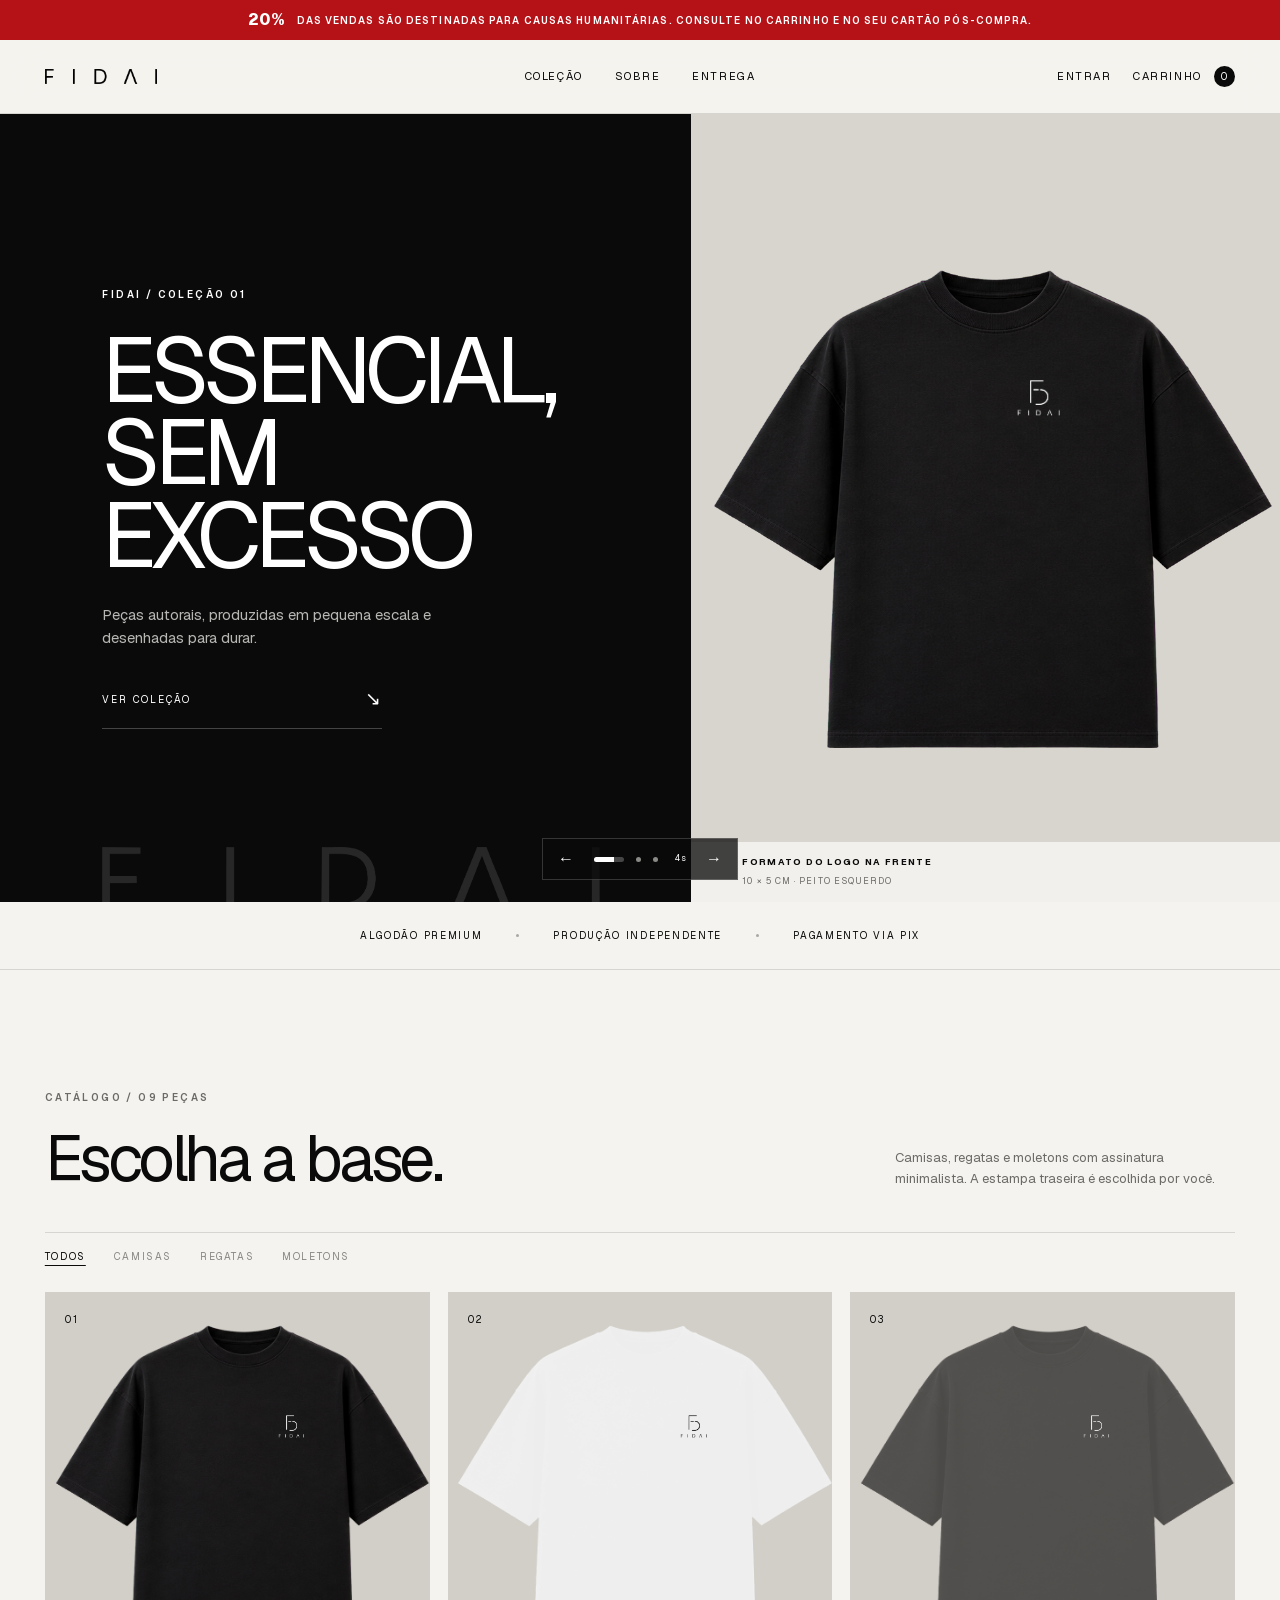
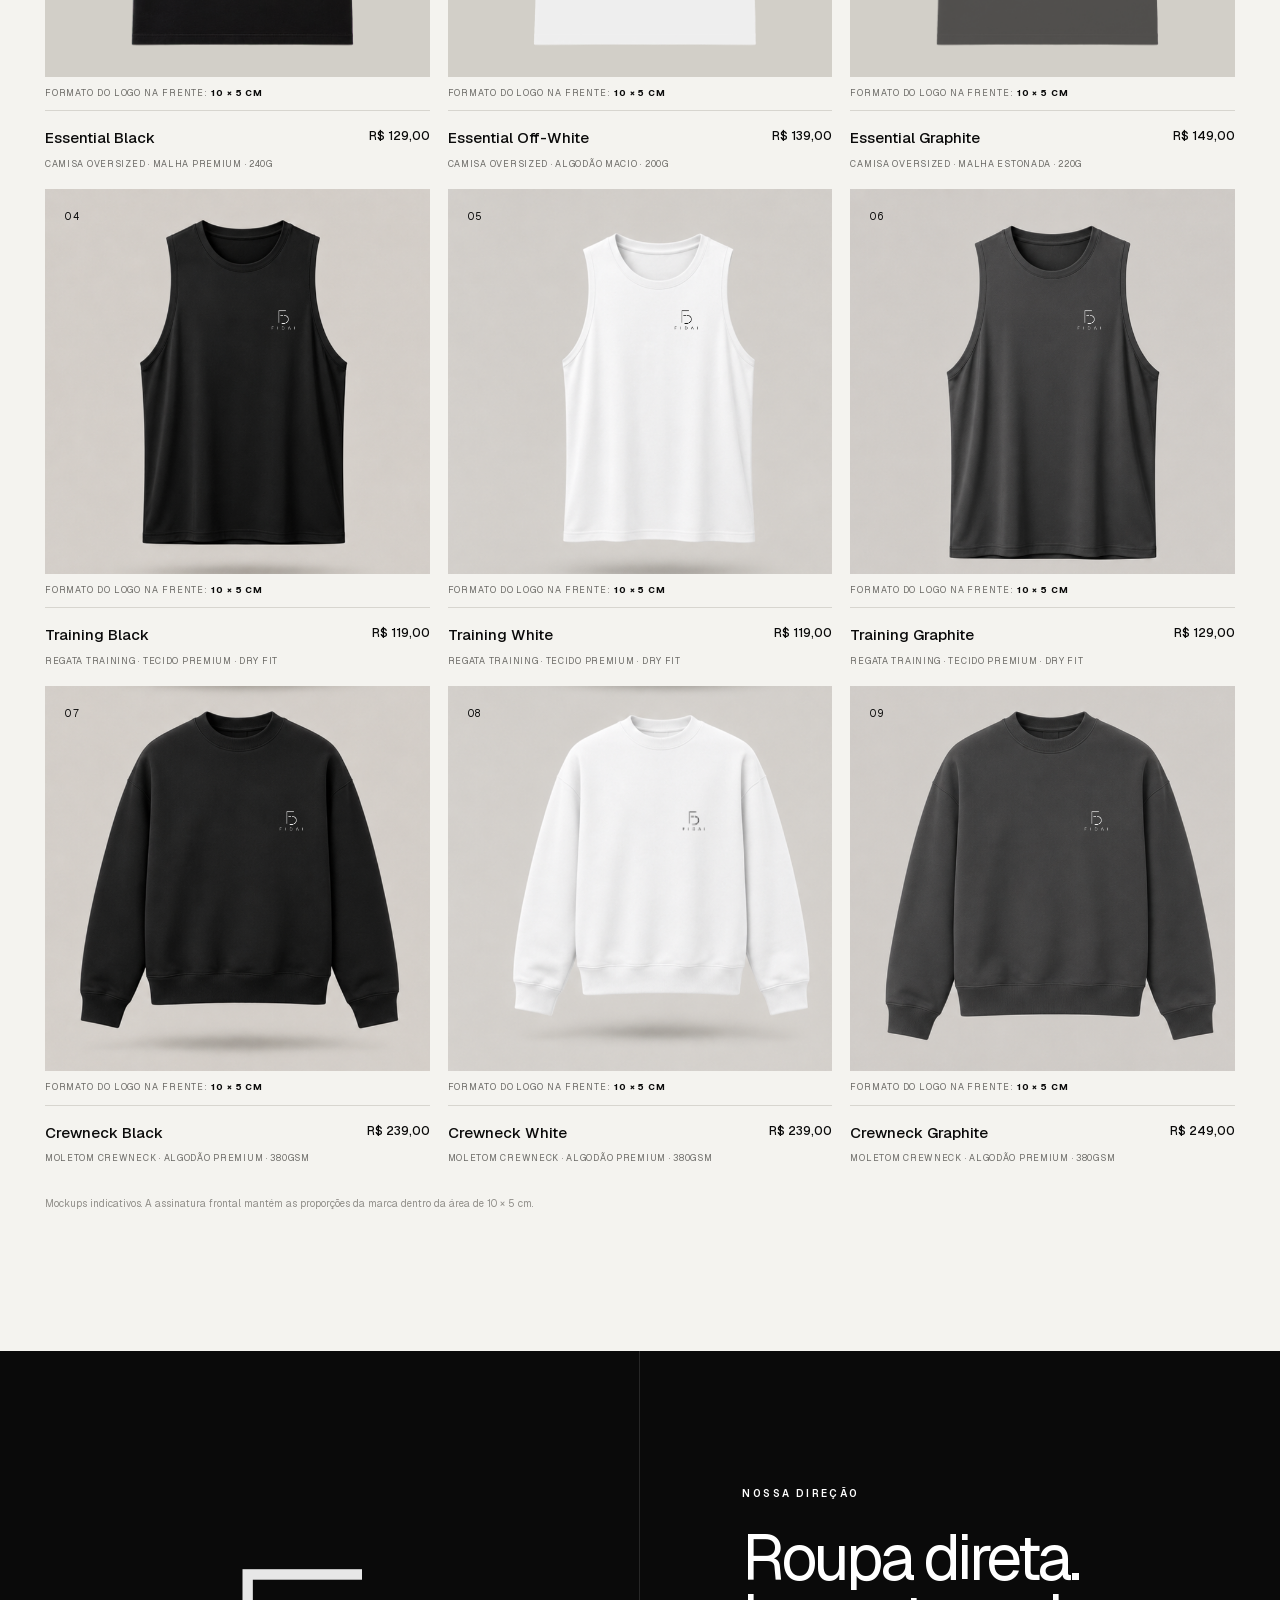
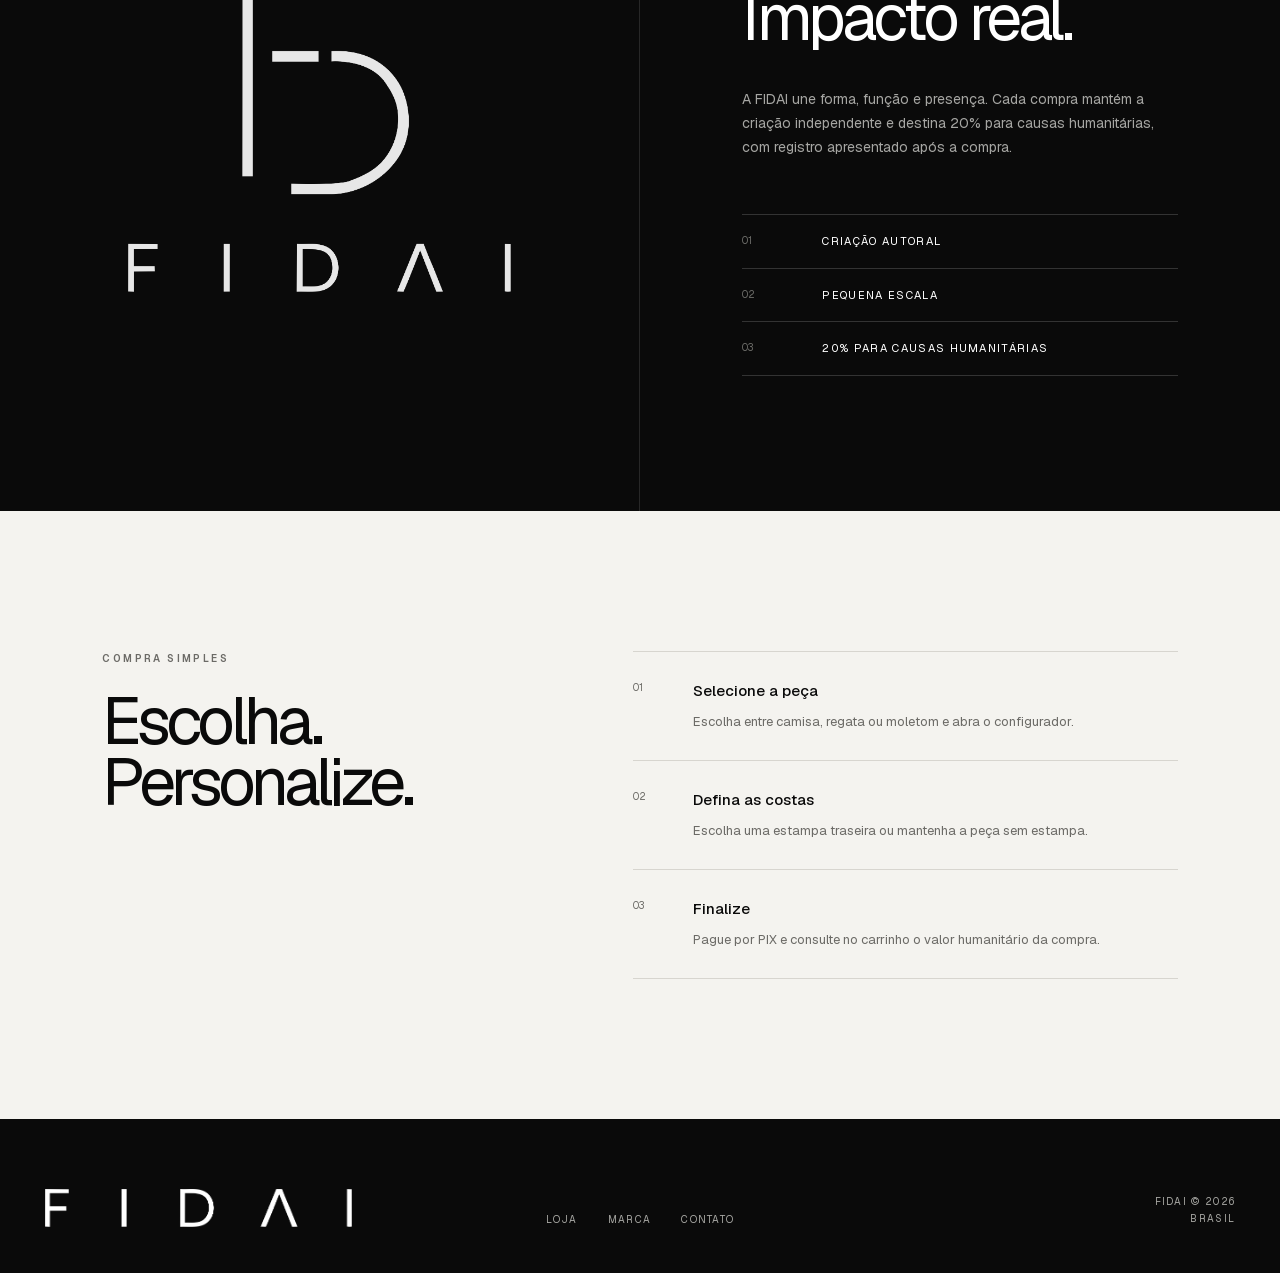
<file: index.html>
<!DOCTYPE html><html lang="pt-BR"><head><meta charSet="utf-8"/><meta name="viewport" content="width=device-width, initial-scale=1"/><link rel="preload" as="image" href="./brand/fidai-wordmark-black.png"/><link rel="preload" as="image" href="./brand/fidai-wordmark-white.png"/><link rel="preload" as="image" href="./products/shirt-black.png"/><link rel="preload" as="image" href="./brand/fidai-shirt-logo-white.png"/><link rel="preload" as="image" href="./campaigns/hero-excess-gray-shirt-back.png"/><link rel="preload" as="image" href="./campaigns/protest-model.png"/><link rel="preload" as="image" href="./products/shirt-white.png"/><link rel="preload" as="image" href="./brand/fidai-shirt-logo-black.png"/><link rel="preload" as="image" href="./products/shirt-graphite.png"/><link rel="preload" as="image" href="./brand/fidai-logo-white.png"/><link rel="stylesheet" href="./assets/index-DhxMgeo2.css" data-rsc-css-href="./assets/index-DhxMgeo2.css" data-precedence="vite-rsc/importer-resources"/><link rel="modulepreload" href="./assets/layout-segment-context-DIqtUhEV.js" crossorigin=""/><link rel="modulepreload" href="./assets/rolldown-runtime-S-ySWqyJ.js" crossorigin=""/><link rel="modulepreload" href="./assets/index-BgbSzuRm.js" crossorigin=""/><link rel="modulepreload" href="./assets/framework-CXnKph_e.js" crossorigin=""/><link rel="modulepreload" href="./assets/page-B92xcpVJ.js" crossorigin=""/><title>FIDAI — Essential Collection</title><meta name="description" content="Camisas autorais FIDAI. Design essencial, produção independente e pagamento via PIX."/><link rel="shortcut icon" href="./favicon.svg"/><link rel="icon" href="./favicon.svg"/><meta name="codex-preview" content="development"/><script>self.__VINEXT_RSC_PARAMS__={}</script><script>self.__VINEXT_RSC_NAV__={"pathname":"/","searchParams":[]}</script><link rel="modulepreload" href="./assets/index-BgbSzuRm.js" />
<link rel="preload" href="./assets/_vinext_fonts/geist-8ac0455e797f/geist-ff2310f5.woff2" as="font" type="font/woff2" crossorigin />
<link rel="preload" href="./assets/_vinext_fonts/geist-8ac0455e797f/geist-875ccdd4.woff2" as="font" type="font/woff2" crossorigin />
<link rel="preload" href="./assets/_vinext_fonts/geist-8ac0455e797f/geist-52306abf.woff2" as="font" type="font/woff2" crossorigin />
<link rel="preload" href="./assets/_vinext_fonts/geist-8ac0455e797f/geist-001175b1.woff2" as="font" type="font/woff2" crossorigin />
<link rel="preload" href="./assets/_vinext_fonts/geist-8ac0455e797f/geist-98bbbccb.woff2" as="font" type="font/woff2" crossorigin />
<link rel="preload" href="./assets/_vinext_fonts/geist-mono-00e989178794/geist-mono-f6b33328.woff2" as="font" type="font/woff2" crossorigin />
<link rel="preload" href="./assets/_vinext_fonts/geist-mono-00e989178794/geist-mono-44e03052.woff2" as="font" type="font/woff2" crossorigin />
<link rel="preload" href="./assets/_vinext_fonts/geist-mono-00e989178794/geist-mono-0638449e.woff2" as="font" type="font/woff2" crossorigin />
<link rel="preload" href="./assets/_vinext_fonts/geist-mono-00e989178794/geist-mono-971fb274.woff2" as="font" type="font/woff2" crossorigin />
<link rel="preload" href="./assets/_vinext_fonts/geist-mono-00e989178794/geist-mono-44745446.woff2" as="font" type="font/woff2" crossorigin />
<link rel="preload" href="./assets/_vinext_fonts/geist-mono-00e989178794/geist-mono-013b2f2f.woff2" as="font" type="font/woff2" crossorigin />
<style data-vinext-fonts>/* cyrillic-ext */
@font-face {
  font-family: 'Geist';
  font-style: normal;
  font-weight: 100 900;
  font-display: swap;
  src: url(./assets/_vinext_fonts/geist-8ac0455e797f/geist-ff2310f5.woff2) format('woff2');
  unicode-range: U+0460-052F, U+1C80-1C8A, U+20B4, U+2DE0-2DFF, U+A640-A69F, U+FE2E-FE2F;
}
/* cyrillic */
@font-face {
  font-family: 'Geist';
  font-style: normal;
  font-weight: 100 900;
  font-display: swap;
  src: url(./assets/_vinext_fonts/geist-8ac0455e797f/geist-875ccdd4.woff2) format('woff2');
  unicode-range: U+0301, U+0400-045F, U+0490-0491, U+04B0-04B1, U+2116;
}
/* vietnamese */
@font-face {
  font-family: 'Geist';
  font-style: normal;
  font-weight: 100 900;
  font-display: swap;
  src: url(./assets/_vinext_fonts/geist-8ac0455e797f/geist-52306abf.woff2) format('woff2');
  unicode-range: U+0102-0103, U+0110-0111, U+0128-0129, U+0168-0169, U+01A0-01A1, U+01AF-01B0, U+0300-0301, U+0303-0304, U+0308-0309, U+0323, U+0329, U+1EA0-1EF9, U+20AB;
}
/* latin-ext */
@font-face {
  font-family: 'Geist';
  font-style: normal;
  font-weight: 100 900;
  font-display: swap;
  src: url(./assets/_vinext_fonts/geist-8ac0455e797f/geist-001175b1.woff2) format('woff2');
  unicode-range: U+0100-02BA, U+02BD-02C5, U+02C7-02CC, U+02CE-02D7, U+02DD-02FF, U+0304, U+0308, U+0329, U+1D00-1DBF, U+1E00-1E9F, U+1EF2-1EFF, U+2020, U+20A0-20AB, U+20AD-20C0, U+2113, U+2C60-2C7F, U+A720-A7FF;
}
/* latin */
@font-face {
  font-family: 'Geist';
  font-style: normal;
  font-weight: 100 900;
  font-display: swap;
  src: url(./assets/_vinext_fonts/geist-8ac0455e797f/geist-98bbbccb.woff2) format('woff2');
  unicode-range: U+0000-00FF, U+0131, U+0152-0153, U+02BB-02BC, U+02C6, U+02DA, U+02DC, U+0304, U+0308, U+0329, U+2000-206F, U+20AC, U+2122, U+2191, U+2193, U+2212, U+2215, U+FEFF, U+FFFD;
}

.__font_geist_0tvmz3h { font-family: 'Geist', sans-serif; }

.__variable_geist_0tvmz3h { --font-geist-sans: 'Geist', sans-serif; }

/* cyrillic-ext */
@font-face {
  font-family: 'Geist Mono';
  font-style: normal;
  font-weight: 100 900;
  font-display: swap;
  src: url(./assets/_vinext_fonts/geist-mono-00e989178794/geist-mono-f6b33328.woff2) format('woff2');
  unicode-range: U+0460-052F, U+1C80-1C8A, U+20B4, U+2DE0-2DFF, U+A640-A69F, U+FE2E-FE2F;
}
/* cyrillic */
@font-face {
  font-family: 'Geist Mono';
  font-style: normal;
  font-weight: 100 900;
  font-display: swap;
  src: url(./assets/_vinext_fonts/geist-mono-00e989178794/geist-mono-44e03052.woff2) format('woff2');
  unicode-range: U+0301, U+0400-045F, U+0490-0491, U+04B0-04B1, U+2116;
}
/* symbols2 */
@font-face {
  font-family: 'Geist Mono';
  font-style: normal;
  font-weight: 100 900;
  font-display: swap;
  src: url(./assets/_vinext_fonts/geist-mono-00e989178794/geist-mono-0638449e.woff2) format('woff2');
  unicode-range: U+2000-2001, U+2004-2008, U+200A, U+23B8-23BD, U+2500-259F;
}
/* vietnamese */
@font-face {
  font-family: 'Geist Mono';
  font-style: normal;
  font-weight: 100 900;
  font-display: swap;
  src: url(./assets/_vinext_fonts/geist-mono-00e989178794/geist-mono-971fb274.woff2) format('woff2');
  unicode-range: U+0102-0103, U+0110-0111, U+0128-0129, U+0168-0169, U+01A0-01A1, U+01AF-01B0, U+0300-0301, U+0303-0304, U+0308-0309, U+0323, U+0329, U+1EA0-1EF9, U+20AB;
}
/* latin-ext */
@font-face {
  font-family: 'Geist Mono';
  font-style: normal;
  font-weight: 100 900;
  font-display: swap;
  src: url(./assets/_vinext_fonts/geist-mono-00e989178794/geist-mono-44745446.woff2) format('woff2');
  unicode-range: U+0100-02BA, U+02BD-02C5, U+02C7-02CC, U+02CE-02D7, U+02DD-02FF, U+0304, U+0308, U+0329, U+1D00-1DBF, U+1E00-1E9F, U+1EF2-1EFF, U+2020, U+20A0-20AB, U+20AD-20C0, U+2113, U+2C60-2C7F, U+A720-A7FF;
}
/* latin */
@font-face {
  font-family: 'Geist Mono';
  font-style: normal;
  font-weight: 100 900;
  font-display: swap;
  src: url(./assets/_vinext_fonts/geist-mono-00e989178794/geist-mono-013b2f2f.woff2) format('woff2');
  unicode-range: U+0000-00FF, U+0131, U+0152-0153, U+02BB-02BC, U+02C6, U+02DA, U+02DC, U+0304, U+0308, U+0329, U+2000-206F, U+20AC, U+2122, U+2191, U+2193, U+2212, U+2215, U+FEFF, U+FFFD;
}

.__font_geist_mono_1diim1n { font-family: 'Geist Mono', sans-serif; }

.__variable_geist_mono_1diim1n { --font-geist-mono: 'Geist Mono', sans-serif; }
</style>
</head><body class="__variable_geist_0tvmz3h __variable_geist_mono_1diim1n antialiased"><main><div class="impact-banner"><span>20%</span><p>das vendas são destinadas para causas humanitárias. Consulte no carrinho e no seu cartão pós-compra.</p></div><header class="site-header"><a class="brand-link" href="#inicio" aria-label="FIDAI — início"><img src="./brand/fidai-wordmark-black.png" alt="FIDAI"/></a><nav aria-label="Navegação principal"><a href="#colecao">Coleção</a><a href="#manifesto">Sobre</a><a href="#entrega">Entrega</a></nav><div class="header-actions"><button class="account-trigger " type="button">Entrar</button><button class="cart-trigger" type="button" aria-label="Abrir carrinho com 0 itens">Carrinho <span>0</span></button></div></header><section class="hero-slider" id="inicio" aria-roledescription="carrossel" aria-label="Destaques FIDAI"><div class="hero-track" style="transform:translateX(-0%)"><article class="hero hero-slide" aria-hidden="false"><div class="hero-copy"><p class="eyebrow">FIDAI / COLEÇÃO 01</p><h1>Essencial,<br/>sem excesso</h1><p class="hero-text">Peças autorais, produzidas em pequena escala e desenhadas para durar.</p><a class="primary-link" href="#colecao" tabindex="0">Ver coleção <span>↘</span></a><img class="hero-wordmark" src="./brand/fidai-wordmark-white.png" alt="" aria-hidden="true"/></div><div class="hero-product" aria-label="Camisa preta FIDAI Essential"><img class="hero-shirt" src="./products/shirt-black.png" alt="Camisa preta oversized FIDAI"/><div class="front-print-area hero-chest"><img class="front-signature" src="./brand/fidai-shirt-logo-white.png" alt="" aria-hidden="true"/></div><div class="hero-format"><strong>FORMATO DO LOGO NA FRENTE</strong><span>10 × 5 CM · PEITO ESQUERDO</span></div></div></article><article class="hero hero-slide protest-slide" aria-hidden="true"><div class="hero-copy protest-copy excess-copy"><p class="eyebrow">FIDAI / COLEÇÃO PROTESTO</p><h2>Ou o excesso,<br/>essencial</h2><p class="hero-text">A mesma base essencial, com presença máxima nas costas.</p><a class="primary-link" href="#colecao" tabindex="-1">Ver estampas <span>↘</span></a><img class="hero-wordmark" src="./brand/fidai-wordmark-white.png" alt="" aria-hidden="true"/></div><div class="hero-excess"><img src="./campaigns/hero-excess-gray-shirt-back.png" alt="Parte traseira de camisa cinza FIDAI com estampa da Coleção Protesto"/></div></article><article class="hero hero-slide protest-slide" aria-hidden="true"><div class="hero-copy protest-copy"><p class="eyebrow">FIDAI / COLEÇÃO PROTESTO</p><h2>O impacto minimalista ou a sua arte preferida.</h2><p class="hero-text">Uma assinatura discreta na frente. Sua arte escolhida ocupa as costas.</p><a class="primary-link" href="#colecao" tabindex="-1">Explorar coleção <span>↘</span></a><img class="hero-wordmark" src="./brand/fidai-wordmark-white.png" alt="" aria-hidden="true"/></div><div class="hero-model"><img src="./campaigns/protest-model.png" alt="Modelo vestindo moletom preto FIDAI, visto de frente e de costas com estampa da Coleção Protesto"/></div></article></div><div class="hero-controls"><button class="hero-arrow" type="button" aria-label="Slide anterior">←</button><div class="hero-dots" role="group" aria-label="Selecionar destaque"><button class="hero-dot active" type="button" aria-label="Mostrar slide 1" aria-pressed="true"><span><i style="width:100%"></i></span></button><button class="hero-dot " type="button" aria-label="Mostrar slide 2" aria-pressed="false"><span></span></button><button class="hero-dot " type="button" aria-label="Mostrar slide 3" aria-pressed="false"><span></span></button></div><span class="hero-countdown" aria-hidden="true">5<!-- -->s</span><button class="hero-arrow" type="button" aria-label="Próximo slide">→</button></div><span class="sr-only" aria-live="polite">Slide <!-- -->1<!-- --> de 3</span></section><div class="feature-strip"><span>Algodão premium</span><i></i><span>Produção independente</span><i></i><span>Pagamento via PIX</span></div><section class="collection" id="colecao"><div class="section-heading"><div><p class="eyebrow dark">CATÁLOGO / 09 PEÇAS</p><h2>Escolha a base.</h2></div><p>Camisas, regatas e moletons com assinatura minimalista. A estampa traseira é escolhida por você.</p></div><div class="filters" aria-label="Filtrar catálogo por tipo de peça"><button class="active" type="button">Todos</button><button class="" type="button">Camisas</button><button class="" type="button">Regatas</button><button class="" type="button">Moletons</button></div><div class="product-grid"><article class="product-card"><button class="product-select" type="button" aria-label="Selecionar Essential Black"><div class="product-art"><span class="product-number">01</span><img class="product-photo" src="./products/shirt-black.png" alt="Camisa oversized Essential Black"/><div class="front-print-area card-chest camisa product-1"><img class="front-signature" src="./brand/fidai-shirt-logo-white.png" alt="" aria-hidden="true"/></div><span class="configure-call">Selecionar peça <b>→</b></span></div></button><div class="product-format">Formato do logo na frente: <b>10 × 5 cm</b></div><div class="product-meta"><div><h3>Essential Black</h3><p>Camisa oversized<!-- --> · <!-- -->Malha premium · 240g</p></div><strong>R$ 129,00</strong></div></article><article class="product-card"><button class="product-select" type="button" aria-label="Selecionar Essential Off-White"><div class="product-art"><span class="product-number">02</span><img class="product-photo" src="./products/shirt-white.png" alt="Camisa oversized Essential Off-White"/><div class="front-print-area card-chest camisa product-2"><img class="front-signature" src="./brand/fidai-shirt-logo-black.png" alt="" aria-hidden="true"/></div><span class="configure-call">Selecionar peça <b>→</b></span></div></button><div class="product-format">Formato do logo na frente: <b>10 × 5 cm</b></div><div class="product-meta"><div><h3>Essential Off-White</h3><p>Camisa oversized<!-- --> · <!-- -->Algodão macio · 200g</p></div><strong>R$ 139,00</strong></div></article><article class="product-card"><button class="product-select" type="button" aria-label="Selecionar Essential Graphite"><div class="product-art"><span class="product-number">03</span><img class="product-photo" src="./products/shirt-graphite.png" alt="Camisa oversized Essential Graphite"/><div class="front-print-area card-chest camisa product-3"><img class="front-signature" src="./brand/fidai-shirt-logo-white.png" alt="" aria-hidden="true"/></div><span class="configure-call">Selecionar peça <b>→</b></span></div></button><div class="product-format">Formato do logo na frente: <b>10 × 5 cm</b></div><div class="product-meta"><div><h3>Essential Graphite</h3><p>Camisa oversized<!-- --> · <!-- -->Malha estonada · 220g</p></div><strong>R$ 149,00</strong></div></article><article class="product-card"><button class="product-select" type="button" aria-label="Selecionar Training Black"><div class="product-art"><span class="product-number">04</span><span class="product-sprite regata-front product-photo" style="background-image:url(./products/garments-black.png)" role="img" aria-label="Regata training Training Black"></span><div class="front-print-area card-chest regata product-4"><img class="front-signature" src="./brand/fidai-shirt-logo-white.png" alt="" aria-hidden="true"/></div><span class="configure-call">Selecionar peça <b>→</b></span></div></button><div class="product-format">Formato do logo na frente: <b>10 × 5 cm</b></div><div class="product-meta"><div><h3>Training Black</h3><p>Regata training<!-- --> · <!-- -->Tecido premium · dry fit</p></div><strong>R$ 119,00</strong></div></article><article class="product-card"><button class="product-select" type="button" aria-label="Selecionar Training White"><div class="product-art"><span class="product-number">05</span><span class="product-sprite regata-front product-photo" style="background-image:url(./products/garments-white.png)" role="img" aria-label="Regata training Training White"></span><div class="front-print-area card-chest regata product-5"><img class="front-signature" src="./brand/fidai-shirt-logo-black.png" alt="" aria-hidden="true"/></div><span class="configure-call">Selecionar peça <b>→</b></span></div></button><div class="product-format">Formato do logo na frente: <b>10 × 5 cm</b></div><div class="product-meta"><div><h3>Training White</h3><p>Regata training<!-- --> · <!-- -->Tecido premium · dry fit</p></div><strong>R$ 119,00</strong></div></article><article class="product-card"><button class="product-select" type="button" aria-label="Selecionar Training Graphite"><div class="product-art"><span class="product-number">06</span><span class="product-sprite regata-front product-photo" style="background-image:url(./products/garments-graphite.png)" role="img" aria-label="Regata training Training Graphite"></span><div class="front-print-area card-chest regata product-6"><img class="front-signature" src="./brand/fidai-shirt-logo-white.png" alt="" aria-hidden="true"/></div><span class="configure-call">Selecionar peça <b>→</b></span></div></button><div class="product-format">Formato do logo na frente: <b>10 × 5 cm</b></div><div class="product-meta"><div><h3>Training Graphite</h3><p>Regata training<!-- --> · <!-- -->Tecido premium · dry fit</p></div><strong>R$ 129,00</strong></div></article><article class="product-card"><button class="product-select" type="button" aria-label="Selecionar Crewneck Black"><div class="product-art"><span class="product-number">07</span><span class="product-sprite moletom-front product-photo" style="background-image:url(./products/garments-black.png)" role="img" aria-label="Moletom crewneck Crewneck Black"></span><div class="front-print-area card-chest moletom product-7"><img class="front-signature" src="./brand/fidai-shirt-logo-white.png" alt="" aria-hidden="true"/></div><span class="configure-call">Selecionar peça <b>→</b></span></div></button><div class="product-format">Formato do logo na frente: <b>10 × 5 cm</b></div><div class="product-meta"><div><h3>Crewneck Black</h3><p>Moletom crewneck<!-- --> · <!-- -->Algodão premium · 380gsm</p></div><strong>R$ 239,00</strong></div></article><article class="product-card"><button class="product-select" type="button" aria-label="Selecionar Crewneck White"><div class="product-art"><span class="product-number">08</span><span class="product-sprite moletom-front product-photo" style="background-image:url(./products/garments-white.png)" role="img" aria-label="Moletom crewneck Crewneck White"></span><div class="front-print-area card-chest moletom product-8"><img class="front-signature" src="./brand/fidai-shirt-logo-black.png" alt="" aria-hidden="true"/></div><span class="configure-call">Selecionar peça <b>→</b></span></div></button><div class="product-format">Formato do logo na frente: <b>10 × 5 cm</b></div><div class="product-meta"><div><h3>Crewneck White</h3><p>Moletom crewneck<!-- --> · <!-- -->Algodão premium · 380gsm</p></div><strong>R$ 239,00</strong></div></article><article class="product-card"><button class="product-select" type="button" aria-label="Selecionar Crewneck Graphite"><div class="product-art"><span class="product-number">09</span><span class="product-sprite moletom-front product-photo" style="background-image:url(./products/garments-graphite.png)" role="img" aria-label="Moletom crewneck Crewneck Graphite"></span><div class="front-print-area card-chest moletom product-9"><img class="front-signature" src="./brand/fidai-shirt-logo-white.png" alt="" aria-hidden="true"/></div><span class="configure-call">Selecionar peça <b>→</b></span></div></button><div class="product-format">Formato do logo na frente: <b>10 × 5 cm</b></div><div class="product-meta"><div><h3>Crewneck Graphite</h3><p>Moletom crewneck<!-- --> · <!-- -->Algodão premium · 380gsm</p></div><strong>R$ 249,00</strong></div></article></div><p class="catalog-note">Mockups indicativos. A assinatura frontal mantém as proporções da marca dentro da área de 10 × 5 cm.</p></section><section class="manifesto" id="manifesto"><div class="manifesto-mark"><img src="./brand/fidai-logo-white.png" alt="Símbolo FIDAI"/></div><div class="manifesto-copy"><p class="eyebrow">NOSSA DIREÇÃO</p><h2>Roupa direta.<br/>Impacto real.</h2><p>A FIDAI une forma, função e presença. Cada compra mantém a criação independente e destina 20% para causas humanitárias, com registro apresentado após a compra.</p><dl><div><dt>01</dt><dd>Criação autoral</dd></div><div><dt>02</dt><dd>Pequena escala</dd></div><div><dt>03</dt><dd>20% para causas humanitárias</dd></div></dl></div></section><section class="delivery" id="entrega"><div class="delivery-title"><p class="eyebrow dark">COMPRA SIMPLES</p><h2>Escolha.<br/>Personalize.</h2></div><div class="delivery-list"><article><span>01</span><div><h3>Selecione a peça</h3><p>Escolha entre camisa, regata ou moletom e abra o configurador.</p></div></article><article><span>02</span><div><h3>Defina as costas</h3><p>Escolha uma estampa traseira ou mantenha a peça sem estampa.</p></div></article><article><span>03</span><div><h3>Finalize</h3><p>Pague por PIX e consulte no carrinho o valor humanitário da compra.</p></div></article></div></section><footer><img src="./brand/fidai-wordmark-white.png" alt="FIDAI"/><div><a href="#colecao">Loja</a><a href="#manifesto">Marca</a><a href="mailto:contato@fidai.com.br">Contato</a></div><p>FIDAI © 2026<br/>Brasil</p></footer><div class="config-overlay " aria-hidden="true"></div><div class="cart-overlay " aria-hidden="true"><aside class="cart-drawer" role="dialog" aria-modal="true" aria-label="Carrinho"><div class="drawer-head"><div><p>SEU CARRINHO</p><span>0<!-- --> <!-- -->itens</span></div><button type="button" aria-label="Fechar carrinho">×</button></div><div class="cart-items"><div class="empty-cart"><p>Seu carrinho está vazio.</p><button type="button">Ver coleção</button></div></div></aside></div></main><script id="_R_">import("./assets/index-BgbSzuRm.js")</script><script>self.__VINEXT_RSC_CHUNKS__=self.__VINEXT_RSC_CHUNKS__||[];self.__VINEXT_RSC_CHUNKS__.push("2:I[\"8c0f216c4604\",[],\"Children\",1]\n3:I[\"15c18cfaeeff\",[],\"LayoutSegmentProvider\",1]\n4:I[\"8c0f216c4604\",[],\"Slot\",1]\n5:I[\"593f344dc510\",[],\"RedirectBoundary\",1]\n:HL[\"./assets/index-DhxMgeo2.css\",\"style\"]\n0:{\"__route\":\"route:/\",\"__interceptionContext\":null,\"__layoutIds\":[\"layout:/\"],\"__rootLayout\":\"/\",\"page:/\":\"$L1\",\"layout:/\":[[[[\"$\",\"link\",\"css:./assets/index-DhxMgeo2.css\",{\"rel\":\"stylesheet\",\"precedence\":\"vite-rsc/importer-resources\",\"href\":\"./assets/index-DhxMgeo2.css\",\"data-rsc-css-href\":\"./assets/index-DhxMgeo2.css\"}],\"$undefined\"],[\"$\",\"html\",null,{\"lang\":\"pt-BR\",\"children\":[\"$\",\"body\",null,{\"className\":\"__variable_geist_0tvmz3h __variable_geist_mono_1diim1n antialiased\",\"children\":[\"$\",\"$L2\",null,{}]}]}]],null],\"route:/\":[[[\"$\",\"meta\",null,{\"charSet\":\"utf-8\"}],[[\"$\",\"title\",\"0\",{\"children\":\"FIDAI — Essential Collection\"}],[\"$\",\"meta\",\"1\",{\"name\":\"description\",\"content\":\"Camisas autorais FIDAI. Design essencial, produção independente e pagamento via PIX.\"}],[\"$\",\"link\",\"2\",{\"rel\":\"shortcut icon\",\"href\":\"./favicon.svg\"}],[\"$\",\"link\",\"3\",{\"rel\":\"icon\",\"href\":\"./favicon.svg\"}],[\"$\",\"meta\",\"4\",{\"name\":\"codex-preview\",\"content\":\"development\"}]],[[\"$\",\"meta\",\"0\",{\"name\":\"viewport\",\"content\":\"width=device-width, initial-scale=1\"}]]],[\"$\",\"$L3\",null,{\"segmentMap\":{\"children\":[]},\"children\":[\"$\",\"$L4\",null,{\"id\":\"layout:/\",\"parallelSlots\":\"$undefined\",\"children\":[\"$\",\"$L5\",null,{\"children\":[\"$\",\"$L3\",null,{\"segmentMap\":{\"children\":[]},\"children\":[\"$\",\"$L4\",null,{\"id\":\"page:/\"}]}]}]}]}]],\"__layoutFlags\":{\"layout:/\":\"s\"},\"__artifactCompatibility\":{\"schemaVersion\":1,\"graphVersion\":\"app-route-graph:4uhn5s1wvoptc\",\"deploymentVersion\":\"abf3109f-25c9-484a-86e7-3747f1ded82f\",\"appElementsSchemaVersion\":1,\"rscPayloadSchemaVersion\":1,\"rootBoundaryId\":\"/\",\"renderEpoch\":null}}\n")</script><script>self.__VINEXT_RSC_CHUNKS__=self.__VINEXT_RSC_CHUNKS__||[];self.__VINEXT_RSC_CHUNKS__.push("6:I[\"6efdf509a785\",[],\"default\",1]\n1:[\"$\",\"$L6\",null,{\"params\":\"$@7\",\"searchParams\":\"$@8\"}]\n7:{}\n8:{}\n")</script><script>self.__VINEXT_RSC_DONE__=true</script><script defer src="./assets/fidai-account.js"></script><script defer src="./assets/fidai-auth-redirect.js"></script><script defer src="./assets/fidai-orders.js"></script></body></html>
</file>
<file: assets/index-DhxMgeo2.css>
/*! tailwindcss v4.2.1 | MIT License | https://tailwindcss.com */
@layer theme{:root,:host{--font-sans:ui-sans-serif, system-ui, sans-serif, "Apple Color Emoji", "Segoe UI Emoji", "Segoe UI Symbol", "Noto Color Emoji";--font-mono:ui-monospace, SFMono-Regular, Menlo, Monaco, Consolas, "Liberation Mono", "Courier New", monospace;--spacing:.25rem;--default-font-family:var(--font-sans);--default-mono-font-family:var(--font-mono)}}@layer base{*,:after,:before,::backdrop{box-sizing:border-box;border:0 solid;margin:0;padding:0}::file-selector-button{box-sizing:border-box;border:0 solid;margin:0;padding:0}html,:host{-webkit-text-size-adjust:100%;tab-size:4;line-height:1.5;font-family:var(--default-font-family,ui-sans-serif, system-ui, sans-serif, "Apple Color Emoji", "Segoe UI Emoji", "Segoe UI Symbol", "Noto Color Emoji");font-feature-settings:var(--default-font-feature-settings,normal);font-variation-settings:var(--default-font-variation-settings,normal);-webkit-tap-highlight-color:transparent}hr{height:0;color:inherit;border-top-width:1px}abbr:where([title]){-webkit-text-decoration:underline dotted;text-decoration:underline dotted}h1,h2,h3,h4,h5,h6{font-size:inherit;font-weight:inherit}a{color:inherit;-webkit-text-decoration:inherit;-webkit-text-decoration:inherit;-webkit-text-decoration:inherit;-webkit-text-decoration:inherit;text-decoration:inherit}b,strong{font-weight:bolder}code,kbd,samp,pre{font-family:var(--default-mono-font-family,ui-monospace, SFMono-Regular, Menlo, Monaco, Consolas, "Liberation Mono", "Courier New", monospace);font-feature-settings:var(--default-mono-font-feature-settings,normal);font-variation-settings:var(--default-mono-font-variation-settings,normal);font-size:1em}small{font-size:80%}sub,sup{vertical-align:baseline;font-size:75%;line-height:0;position:relative}sub{bottom:-.25em}sup{top:-.5em}table{text-indent:0;border-color:inherit;border-collapse:collapse}:-moz-focusring{outline:auto}progress{vertical-align:baseline}summary{display:list-item}ol,ul,menu{list-style:none}img,svg,video,canvas,audio,iframe,embed,object{vertical-align:middle;display:block}img,video{max-width:100%;height:auto}button,input,select,optgroup,textarea{font:inherit;font-feature-settings:inherit;font-variation-settings:inherit;letter-spacing:inherit;color:inherit;opacity:1;background-color:#0000;border-radius:0}::file-selector-button{font:inherit;font-feature-settings:inherit;font-variation-settings:inherit;letter-spacing:inherit;color:inherit;opacity:1;background-color:#0000;border-radius:0}:where(select:is([multiple],[size])) optgroup{font-weight:bolder}:where(select:is([multiple],[size])) optgroup option{padding-inline-start:20px}::file-selector-button{margin-inline-end:4px}::placeholder{opacity:1}@supports (not ((-webkit-appearance:-apple-pay-button))) or (contain-intrinsic-size:1px){::placeholder{color:currentColor}@supports (color:color-mix(in lab, red, red)){::placeholder{color:color-mix(in oklab, currentcolor 50%, transparent)}}}textarea{resize:vertical}::-webkit-search-decoration{-webkit-appearance:none}::-webkit-date-and-time-value{min-height:1lh;text-align:inherit}::-webkit-datetime-edit{display:inline-flex}::-webkit-datetime-edit-fields-wrapper{padding:0}::-webkit-datetime-edit{padding-block:0}::-webkit-datetime-edit-year-field{padding-block:0}::-webkit-datetime-edit-month-field{padding-block:0}::-webkit-datetime-edit-day-field{padding-block:0}::-webkit-datetime-edit-hour-field{padding-block:0}::-webkit-datetime-edit-minute-field{padding-block:0}::-webkit-datetime-edit-second-field{padding-block:0}::-webkit-datetime-edit-millisecond-field{padding-block:0}::-webkit-datetime-edit-meridiem-field{padding-block:0}::-webkit-calendar-picker-indicator{line-height:1}:-moz-ui-invalid{box-shadow:none}button,input:where([type=button],[type=reset],[type=submit]){appearance:button}::file-selector-button{appearance:button}::-webkit-inner-spin-button{height:auto}::-webkit-outer-spin-button{height:auto}[hidden]:where(:not([hidden=until-found])){display:none!important}}@layer components;@layer utilities{.visible{visibility:visible}.sr-only{clip-path:inset(50%);white-space:nowrap;border-width:0;width:1px;height:1px;margin:-1px;padding:0;position:absolute;overflow:hidden}.relative{position:relative}.start{inset-inline-start:var(--spacing)}.hidden{display:none}.table{display:table}.antialiased{-webkit-font-smoothing:antialiased;-moz-osx-font-smoothing:grayscale}}:root{--ink:#0a0a0a;--paper:#f4f3ef;--line:#d7d5cf;--muted:#6b6a66;--red:#b51218}*{box-sizing:border-box}html{scroll-behavior:smooth}body{background:var(--paper);color:var(--ink);font-family:var(--font-geist-sans),Arial,sans-serif;margin:0}body,button,input,select{font-family:var(--font-geist-sans),Arial,sans-serif}button,input,select{font:inherit}button{color:inherit}a{color:inherit;text-decoration:none}img{max-width:100%;display:block}.impact-banner{background:var(--red);color:#fff;text-align:center;justify-content:center;align-items:center;gap:12px;min-height:38px;padding:8px 20px;display:flex}.impact-banner span{font-size:16px;font-weight:800}.impact-banner p{letter-spacing:.11em;text-transform:uppercase;margin:0;font-size:10px;font-weight:600}.site-header{-webkit-backdrop-filter:blur(16px);backdrop-filter:blur(16px);border-bottom:1px solid var(--line);z-index:30;background:#f4f3eff0;grid-template-columns:1fr auto 1fr;align-items:center;height:74px;padding:0 3.5vw;display:grid;position:sticky;top:0}.brand-link{width:112px;display:block}.brand-link img{width:100%}nav{gap:32px;display:flex}nav a,.cart-trigger{letter-spacing:.14em;text-transform:uppercase;font-size:11px}nav a{position:relative}nav a:after{background:var(--ink);content:"";transform-origin:0;width:100%;height:1px;transition:transform .25s;position:absolute;bottom:-7px;left:0;transform:scaleX(0)}nav a:hover:after{transform:scaleX(1)}.cart-trigger{cursor:pointer;background:0 0;border:0;justify-self:end;padding:8px 0}.cart-trigger span{background:var(--ink);color:#fff;border-radius:50%;justify-content:center;align-items:center;width:21px;height:21px;margin-left:8px;font-size:10px;display:inline-flex}.hero{grid-template-columns:1.08fr .92fr;min-height:calc(100vh - 112px);display:grid}.hero-copy{background:var(--ink);color:#fff;flex-direction:column;justify-content:center;padding:8vw 8vw 6vw;display:flex;position:relative;overflow:hidden}.eyebrow{letter-spacing:.24em;text-transform:uppercase;margin:0 0 5vh;font-size:10px;font-weight:600}.eyebrow.dark{color:var(--muted);margin-bottom:24px}.hero h1{letter-spacing:-.065em;text-transform:uppercase;margin:0;font-size:clamp(58px,7.2vw,116px);font-weight:400;line-height:.89}.hero-text{color:#b7b7b4;max-width:410px;margin:34px 0 42px;font-size:15px;line-height:1.55}.primary-link{letter-spacing:.18em;text-transform:uppercase;border-bottom:1px solid #444;justify-content:space-between;align-items:center;width:min(100%,280px);padding-bottom:14px;font-size:10px;display:flex}.primary-link span{font-size:19px}.hero-wordmark{opacity:.12;width:72%;position:absolute;bottom:-8px;left:8vw}.hero-product{background:#e7e5df;flex-direction:column;justify-content:flex-end;align-items:flex-start;padding:4vw;display:flex;position:relative;overflow:hidden}.hero-shirt{object-fit:cover;width:100%;max-width:none;height:100%;position:absolute;top:50%;left:50%;transform:translate(-50%,-50%)}.front-print-area{aspect-ratio:2;pointer-events:none;z-index:2;justify-content:center;align-items:center;display:flex;position:absolute}.front-signature{object-fit:contain;width:auto;max-width:100%;height:100%;max-height:100%}.hero-chest{width:12%;top:36%;left:59%;transform:translate(-50%,-50%)}.hero-format{z-index:3;background:#f4f3eff0;flex-direction:column;gap:5px;width:100%;padding:14px 4vw;display:flex;position:absolute;bottom:0;left:0}.hero-format strong{letter-spacing:.15em;font-size:9px}.hero-format span{color:var(--muted);letter-spacing:.12em;font-size:9px}.feature-strip{border-bottom:1px solid var(--line);letter-spacing:.17em;text-transform:uppercase;justify-content:center;align-items:center;gap:34px;min-height:68px;font-size:10px;display:flex}.feature-strip i{background:#aaa8a2;border-radius:50%;width:3px;height:3px}.collection{padding:120px 3.5vw 140px}.section-heading{justify-content:space-between;align-items:end;margin-bottom:42px;display:flex}.section-heading h2{letter-spacing:-.055em;margin:0;font-size:clamp(40px,5vw,76px);font-weight:400;line-height:.95}.section-heading>p{color:var(--muted);max-width:340px;margin:0;font-size:13px;line-height:1.6}.filters{border-top:1px solid var(--line);gap:28px;margin-bottom:28px;padding-top:16px;display:flex}.filters button{color:#8a8883;cursor:pointer;letter-spacing:.16em;text-transform:uppercase;background:0 0;border:0;padding:0;font-size:10px}.filters button.active{color:var(--ink);text-underline-offset:5px;text-decoration:underline}.product-grid{grid-template-columns:repeat(3,1fr);gap:18px;display:grid}.product-card{min-width:0}.product-select{cursor:pointer;text-align:left;background:0 0;border:0;width:100%;padding:0;display:block}.product-art{aspect-ratio:1;background:#e9e7e2;position:relative;overflow:hidden}.product-photo{object-fit:cover;width:100%;height:100%;transition:transform .6s cubic-bezier(.2,.7,.2,1)}.product-card:hover .product-photo{transform:scale(1.025)}.product-number{letter-spacing:.18em;z-index:3;font-size:10px;position:absolute;top:20px;left:20px}.card-chest{width:11%;top:35%;left:59%;transform:translate(-50%,-50%)}.configure-call{letter-spacing:.16em;text-transform:uppercase;z-index:4;background:#f4f3eff5;justify-content:space-between;align-items:center;width:100%;padding:17px 18px;font-size:9px;transition:transform .25s;display:flex;position:absolute;bottom:0;left:0;transform:translateY(100%)}.configure-call b{font-size:16px;font-weight:400}.product-card:hover .configure-call,.product-select:focus-visible .configure-call{transform:translateY(0)}.product-format{border-bottom:1px solid var(--line);color:var(--muted);letter-spacing:.1em;text-transform:uppercase;padding:10px 0;font-size:9px}.product-format b{color:var(--ink)}.product-meta{justify-content:space-between;align-items:start;padding:16px 0 0;display:flex}.product-meta h3{margin:0 0 8px;font-size:15px;font-weight:500}.product-meta p{color:var(--muted);letter-spacing:.08em;text-transform:uppercase;margin:0;font-size:9px}.product-meta strong{white-space:nowrap;font-size:12px;font-weight:500}.catalog-note{color:#918f8a;margin:30px 0 0;font-size:10px}.manifesto{background:var(--ink);color:#fff;grid-template-columns:1fr 1fr;min-height:760px;display:grid}.manifesto-mark{border-right:1px solid #272727;justify-content:center;align-items:center;padding:10vw;display:flex;overflow:hidden}.manifesto-mark img{opacity:.9;width:min(100%,440px)}.manifesto-copy{flex-direction:column;justify-content:center;padding:8vw;display:flex}.manifesto-copy h2{letter-spacing:-.06em;margin:0 0 40px;font-size:clamp(48px,5vw,78px);font-weight:400;line-height:.94}.manifesto-copy>p:not(.eyebrow){color:#a6a6a3;max-width:510px;font-size:14px;line-height:1.7}.manifesto dl{border-top:1px solid #333;margin:55px 0 0}.manifesto dl div{border-bottom:1px solid #333;grid-template-columns:80px 1fr;padding:18px 0;display:grid}.manifesto dt{color:#6d6d69;font-size:10px}.manifesto dd{letter-spacing:.12em;text-transform:uppercase;margin:0;font-size:11px}.delivery{grid-template-columns:.85fr 1.15fr;gap:10vw;padding:140px 8vw;display:grid}.delivery-title h2{letter-spacing:-.06em;margin:0;font-size:clamp(48px,5.2vw,84px);font-weight:400;line-height:.92}.delivery-list{border-top:1px solid var(--line)}.delivery-list article{border-bottom:1px solid var(--line);grid-template-columns:60px 1fr;padding:28px 0;display:grid}.delivery-list article>span{color:var(--muted);font-size:10px}.delivery-list h3{margin:0 0 10px;font-size:15px;font-weight:500}.delivery-list p{color:var(--muted);margin:0;font-size:13px;line-height:1.5}footer{background:var(--ink);color:#fff;grid-template-columns:1fr auto 1fr;align-items:end;gap:40px;padding:70px 3.5vw 46px;display:grid}footer>img{width:clamp(180px,24vw,360px)}footer div{gap:30px;display:flex}footer a,footer p{color:#a5a5a1;letter-spacing:.13em;text-transform:uppercase;font-size:10px}footer p{text-align:right;justify-self:end;margin:0;line-height:1.7}.config-overlay{opacity:0;pointer-events:none;z-index:60;background:#000000b8;justify-content:center;align-items:center;padding:3vw;transition:opacity .25s;display:flex;position:fixed;inset:0}.config-overlay.open{opacity:1;pointer-events:auto}.configurator{background:var(--paper);grid-template-columns:1.05fr .95fr;width:100%;max-width:1240px;min-height:min(84vh,820px);max-height:900px;transition:transform .3s;display:grid;position:relative;overflow:hidden;transform:translateY(16px)}.config-overlay.open .configurator{transform:translateY(0)}.config-close{background:var(--ink);color:#fff;cursor:pointer;z-index:5;border:0;justify-content:center;align-items:center;width:44px;height:44px;font-size:27px;display:flex;position:absolute;top:0;right:0}.config-preview{background:#e1dfda;flex-direction:column;min-width:0;padding:32px;display:flex}.preview-tabs{z-index:3;gap:4px;display:flex}.preview-tabs button{cursor:pointer;letter-spacing:.14em;text-transform:uppercase;background:0 0;border:1px solid #aaa8a2;padding:10px 18px;font-size:9px}.preview-tabs button.active{background:var(--ink);border-color:var(--ink);color:#fff}.shirt-preview{flex:1;min-height:0;position:relative;overflow:hidden}.shirt-preview>img{object-fit:contain;width:100%;height:100%}.config-chest{width:11%;top:35%;left:59%;transform:translate(-50%,-50%)}.back-print{z-index:2;width:26%;position:absolute;top:48%;left:50%;transform:translate(-50%,-50%)}.preview-caption{letter-spacing:.13em;text-transform:uppercase;border-top:1px solid #c5c3bd;margin:0;padding-top:14px;font-size:9px;font-weight:600}.config-panel{flex-direction:column;padding:54px 48px 38px;display:flex;overflow:auto}.config-step,.config-panel>p{color:var(--muted);letter-spacing:.15em;text-transform:uppercase;margin:0 0 12px;font-size:9px}.config-panel>h2{letter-spacing:-.055em;margin:0 0 12px;font-size:clamp(35px,3.2vw,50px);font-weight:400;line-height:.95}.size-block{border-bottom:1px solid var(--line);border-top:1px solid var(--line);margin:28px 0;padding:18px 0}.size-block>span{letter-spacing:.14em;text-transform:uppercase;margin-bottom:12px;font-size:9px;display:block}.size-block>div{gap:8px;display:flex}.size-block button{border:1px solid var(--line);cursor:pointer;background:0 0;width:48px;height:42px;font-size:11px}.size-block button.active{background:var(--ink);color:#fff}.print-heading{justify-content:space-between;align-items:end;margin-bottom:14px;display:flex}.print-heading span{color:var(--muted);letter-spacing:.15em;font-size:8px}.print-heading h3{margin:6px 0 0;font-size:20px;font-weight:500}.print-heading small{color:#9a2a2e;text-transform:uppercase;font-size:8px}.print-options{grid-template-columns:1fr 1fr;gap:8px;display:grid}.print-options>button{border:1px solid var(--line);cursor:pointer;text-align:left;background:0 0;grid-template-columns:64px 1fr 18px;align-items:center;gap:10px;padding:7px;display:grid}.print-options>button.active{border:2px solid var(--ink);padding:6px}.print-options>button>span{font-size:11px;font-weight:600}.print-options>button>span small{color:var(--muted);margin-top:5px;font-size:8px;font-weight:400;display:block}.print-options>button>i{font-size:12px;font-style:normal}.print-thumb{aspect-ratio:1;background:#e2e0db;justify-content:center;align-items:center;display:flex;overflow:hidden}.no-print-mark{color:#77746f;letter-spacing:.12em;text-align:center;font-size:7px;line-height:1.25}.print-art{aspect-ratio:1;color:#fff;background:#111;flex-direction:column;justify-content:center;width:100%;display:flex;position:relative;overflow:hidden}.print-art.humanidade{background:var(--red);padding:12%}.print-art.humanidade b{letter-spacing:-.08em;font-size:clamp(15px,2.6vw,38px);line-height:.72}.print-art.humanidade span{font-size:clamp(3px,.45vw,7px);position:absolute;bottom:8%}.print-art.horizonte{color:#111;background:#efede8;align-items:center;padding:8%}.print-art.horizonte i{border:1px solid #111;border-radius:50%;width:64%;height:64%;position:absolute}.print-art.horizonte i:nth-child(2){width:45%;height:45%}.print-art.horizonte i:nth-child(3){width:25%;height:25%}.print-art.horizonte b{font-size:clamp(10px,1.7vw,25px);position:relative}.print-art.horizonte span{font-size:clamp(2px,.35vw,5px);position:absolute;bottom:6%}.print-art.essencial{padding:11%}.print-art.essencial strong{letter-spacing:-.09em;font-size:clamp(18px,3.2vw,48px);line-height:.8}.print-art.essencial span{margin-top:8%;font-size:clamp(4px,.6vw,9px);font-weight:700}.print-art.essencial i{font-size:clamp(3px,.4vw,6px);font-style:normal;position:absolute;bottom:8%}.print-art.compact.humanidade b{font-size:13px}.print-art.compact.humanidade span{font-size:3px}.print-art.compact.horizonte b{font-size:9px}.print-art.compact.horizonte span{font-size:2px}.print-art.compact.essencial strong{font-size:17px}.print-art.compact.essencial span{font-size:4px}.print-art.compact.essencial i{font-size:3px}.config-total{border-top:1px solid var(--line);margin-top:22px;padding-top:18px}.config-total>div{justify-content:space-between;align-items:end;margin-bottom:14px;display:flex}.config-total>div span{text-transform:uppercase;font-size:9px}.config-total>div strong{font-size:22px;font-weight:500}.config-total>button{background:var(--ink);color:#fff;cursor:pointer;letter-spacing:.14em;text-transform:uppercase;border:0;justify-content:space-between;align-items:center;width:100%;padding:17px 18px;font-size:9px;display:flex}.config-total>button:disabled{color:#eee;cursor:not-allowed;background:#b7b5af}.cart-overlay{opacity:0;pointer-events:none;z-index:50;background:#00000059;transition:opacity .25s;position:fixed;inset:0}.cart-overlay.open{opacity:1;pointer-events:auto}.cart-drawer{background:var(--paper);flex-direction:column;width:500px;max-width:100%;height:100%;margin-left:auto;transition:transform .35s;display:flex;transform:translate(100%)}.cart-overlay.open .cart-drawer{transform:translate(0)}.drawer-head{border-bottom:1px solid var(--line);justify-content:space-between;align-items:center;min-height:88px;padding:0 28px;display:flex}.drawer-head p{letter-spacing:.18em;margin:0 0 7px;font-size:11px;font-weight:600}.drawer-head span{color:var(--muted);font-size:11px}.drawer-head button{cursor:pointer;background:0 0;border:0;font-size:28px}.cart-items{flex:1;padding:0 28px;overflow:auto}.cart-item{border-bottom:1px solid var(--line);grid-template-columns:96px 1fr auto;gap:18px;padding:22px 0;display:grid}.cart-item img{aspect-ratio:1;object-fit:cover;width:96px}.cart-item h3{margin:5px 0 8px;font-size:13px;font-weight:500}.cart-item p{color:var(--muted);text-transform:uppercase;margin:0 0 12px;font-size:10px;line-height:1.7}.cart-item strong{font-size:12px}.quantity{border:1px solid var(--line);align-self:end;align-items:center;height:32px;display:flex}.quantity button{cursor:pointer;background:0 0;border:0;width:28px;height:30px}.quantity span{text-align:center;width:22px;font-size:11px}.drawer-total{border-top:1px solid var(--line);padding:24px 28px 30px}.drawer-total>div{justify-content:space-between;display:flex}.drawer-total>div span{text-transform:uppercase;font-size:12px}.drawer-total strong{font-size:21px;font-weight:500}.drawer-total .humanitarian-total{background:var(--red);color:#fff;align-items:center;margin-top:16px;padding:12px}.drawer-total .humanitarian-total span{font-size:9px}.drawer-total .humanitarian-total span b{font-size:13px}.drawer-total .humanitarian-total strong{font-size:14px}.drawer-total p{color:var(--muted);margin:9px 0 22px;font-size:10px;line-height:1.5}.drawer-total button,.checkout-button,.pix-panel>button{background:var(--ink);color:#fff;cursor:pointer;letter-spacing:.16em;text-transform:uppercase;border:0;justify-content:space-between;align-items:center;width:100%;padding:19px 20px;font-size:10px;display:flex}.empty-cart{flex-direction:column;justify-content:center;align-items:center;height:100%;display:flex}.empty-cart p{color:var(--muted);font-size:13px}.empty-cart button,.back-button{border:0;border-bottom:1px solid var(--ink);cursor:pointer;letter-spacing:.14em;text-transform:uppercase;background:0 0;padding:0 0 7px;font-size:10px}.checkout-form{flex-direction:column;flex:1;gap:20px;padding:28px;display:flex;overflow:auto}.back-button{align-self:flex-start;margin-bottom:8px}.checkout-summary{border-bottom:1px solid var(--line);justify-content:space-between;align-items:end;margin-bottom:4px;padding-bottom:18px;display:flex}.checkout-summary span{font-size:11px}.checkout-summary strong{font-size:24px;font-weight:500}.checkout-impact,.pix-impact{background:var(--red);color:#fff;justify-content:space-between;align-items:center;padding:12px 14px;display:flex}.checkout-impact span,.pix-impact span{text-transform:uppercase;font-size:9px}.checkout-impact strong,.pix-impact strong{font-size:14px}.checkout-form label{letter-spacing:.14em;text-transform:uppercase;flex-direction:column;gap:8px;font-size:9px;display:flex}.checkout-form input{border:0;border-bottom:1px solid var(--line);text-transform:none;background:0 0;outline:0;padding:2px 0 12px;font-size:13px}.checkout-button{margin-top:10px}.secure-note{color:var(--muted);text-align:center;margin:0;font-size:9px}.pix-panel{flex-direction:column;flex:1;justify-content:center;padding:40px;display:flex}.success-mark{border:1px solid var(--ink);border-radius:50%;justify-content:center;align-items:center;width:48px;height:48px;margin-bottom:34px;font-size:22px;display:flex}.pix-panel h2{letter-spacing:-.06em;margin:0 0 24px;font-size:54px;font-weight:400}.pix-panel>p:not(.eyebrow){color:var(--muted);margin:0 0 20px;font-size:13px;line-height:1.6}.pix-impact{margin-bottom:18px}.pix-key{border:1px solid var(--line);flex-direction:column;gap:8px;margin-bottom:12px;padding:16px;display:flex}.pix-key span{color:var(--muted);font-size:9px}.pix-key strong{font-size:15px}.pix-panel small{color:#898781;margin-top:14px;font-size:9px;line-height:1.5}@media (width<=780px){.impact-banner{text-align:left;align-items:flex-start;gap:8px;padding:8px 14px}.impact-banner span{font-size:14px}.impact-banner p{font-size:8px;line-height:1.35}.site-header{grid-template-columns:1fr 1fr;height:66px;padding:0 20px}nav{display:none}.hero{grid-template-columns:1fr}.hero-copy{min-height:72vh;padding:78px 24px 56px}.hero-product{min-height:70vh;padding:28px 22px}.hero-chest{width:12%}.feature-strip{white-space:nowrap;justify-content:flex-start;gap:12px;padding:0 20px;overflow:hidden}.collection{padding:82px 20px 100px}.section-heading{flex-direction:column;align-items:start;gap:22px}.product-grid{grid-template-columns:1fr;gap:54px}.configure-call{transform:none}.manifesto{grid-template-columns:1fr}.manifesto-mark{border-bottom:1px solid #272727;border-right:0;min-height:65vh;padding:20vw}.manifesto-copy{padding:90px 24px}.delivery{grid-template-columns:1fr;gap:70px;padding:100px 24px}footer{grid-template-columns:1fr;align-items:start;padding:64px 24px 40px}footer p{text-align:left;justify-self:start}.config-overlay{align-items:stretch;padding:0}.configurator{min-height:100%;max-height:100%;display:block;overflow:auto}.config-preview{height:54vh;min-height:420px;padding:22px}.config-panel{padding:36px 22px 90px;overflow:visible}.config-close{position:fixed}.print-heading{flex-direction:column;align-items:start;gap:8px}.print-options{grid-template-columns:1fr}.config-total{background:var(--paper);z-index:4;padding:14px 20px;position:sticky;bottom:0;left:0}.config-total>div{margin-bottom:8px}.cart-drawer{width:100%}}@media (prefers-reduced-motion:reduce){html{scroll-behavior:auto}*,:before,:after{transition:none!important}}.shirt-preview.back>img{transform:none}.back-print{aspect-ratio:297/420;justify-content:center;align-items:center;width:34%;display:flex;top:49%}.back-print .print-art{aspect-ratio:297/420;width:100%;height:100%}.back-print .print-art.uploaded img{object-fit:contain;width:100%;height:100%}.preview-tabs button{touch-action:manipulation;z-index:4;position:relative}.shirt-view{opacity:0;pointer-events:none;visibility:hidden;transition:opacity .18s;position:absolute;inset:0}.shirt-view.active{opacity:1;visibility:visible}.shirt-view>img{object-fit:contain;width:100%;height:100%}.hero-product{background:#d8d5cf}.product-art,.config-preview{background:#d2cfc8}.header-actions{justify-self:end;align-items:center;gap:22px;display:flex}.account-trigger{cursor:pointer;letter-spacing:.14em;text-transform:uppercase;background:0 0;border:0;align-items:center;gap:7px;padding:8px 0;font-size:11px;display:flex}.account-trigger i{background:var(--red);color:#fff;border-radius:50%;justify-content:center;align-items:center;width:22px;height:22px;font-size:9px;font-style:normal;display:flex}.print-art.uploaded{background:0 0;padding:0}.print-art.uploaded img{object-fit:contain;width:100%;height:100%}.account-overlay,.admin-overlay{z-index:80;background:#00000094;position:fixed;inset:0}.account-panel{background:var(--paper);flex-direction:column;width:480px;max-width:100%;height:100%;margin-left:auto;display:flex}.account-head,.admin-head{border-bottom:1px solid var(--line);justify-content:space-between;align-items:flex-start;padding:28px;display:flex}.account-head span,.admin-head span,.admin-form-title span,.admin-list-head span{color:var(--muted);letter-spacing:.17em;text-transform:uppercase;font-size:9px}.account-head h2,.admin-head h2{letter-spacing:-.04em;margin:8px 0 0;font-size:34px;font-weight:400}.account-head>button,.admin-head>button{cursor:pointer;background:0 0;border:0;font-size:30px;line-height:1}.auth-content,.account-profile{flex-direction:column;flex:1;padding:36px 28px;display:flex;overflow:auto}.google-button{border:1px solid var(--line);cursor:pointer;letter-spacing:.08em;background:#fff;justify-content:center;align-items:center;gap:14px;padding:16px;font-size:11px;display:flex}.google-mark{color:#4285f4;border:1px solid #ddd;border-radius:50%;justify-content:center;align-items:center;width:25px;height:25px;font-family:Arial,sans-serif;font-size:14px;font-weight:700;display:flex}.auth-divider{color:var(--muted);letter-spacing:.13em;text-transform:uppercase;align-items:center;gap:12px;margin:26px 0;font-size:8px;display:flex}.auth-divider:before,.auth-divider:after{background:var(--line);content:"";flex:1;height:1px}.auth-form{flex-direction:column;gap:20px;display:flex}.auth-form label,.admin-form label{letter-spacing:.13em;text-transform:uppercase;flex-direction:column;gap:8px;font-size:9px;display:flex}.auth-form input,.admin-form input{border:0;border-bottom:1px solid var(--line);text-transform:none;background:0 0;outline:0;padding:3px 0 12px;font-size:13px}.account-primary{background:var(--ink);color:#fff;cursor:pointer;letter-spacing:.15em;text-transform:uppercase;border:0;justify-content:space-between;align-items:center;width:100%;padding:17px 18px;font-size:9px;display:flex}.account-primary:disabled,.google-button:disabled{cursor:wait;opacity:.55}.account-secondary,.auth-switch{border:0;border-bottom:1px solid var(--ink);cursor:pointer;letter-spacing:.11em;text-transform:uppercase;background:0 0;margin:22px auto 0;padding:0 0 7px;font-size:9px}.auth-content>small{color:var(--muted);text-align:center;margin-top:auto;padding-top:30px;font-size:8px;line-height:1.6}.auth-error,.auth-message{margin:0;padding:11px 12px;font-size:10px;line-height:1.45}.auth-error{color:#8b161b;background:#f0dcdc}.auth-message{color:#285b31;background:#dce8dd}.account-profile{text-align:center;align-items:center}.account-avatar{background:var(--ink);color:#fff;border-radius:50%;justify-content:center;align-items:center;width:78px;height:78px;margin:22px 0;font-size:28px;display:flex}.account-profile>p{color:var(--muted);letter-spacing:.12em;text-transform:uppercase;margin:10px 0;font-size:9px}.account-profile h3{letter-spacing:-.04em;margin:0 0 8px;font-size:28px;font-weight:400}.account-profile>span{color:var(--muted);font-size:11px}.account-role{border:1px solid var(--line);letter-spacing:.11em;text-transform:uppercase;margin:28px 0;padding:12px 16px;font-size:9px}.account-role.admin{background:var(--red);border-color:var(--red);color:#fff}.account-profile .account-primary{margin-top:4px}.account-profile .account-secondary{margin-top:18px}.admin-overlay{z-index:90;justify-content:center;align-items:center;padding:3vw;display:flex}.admin-panel{background:var(--paper);flex-direction:column;width:100%;max-width:1280px;height:min(92vh,900px);display:flex;overflow:hidden}.admin-head{padding:26px 32px}.admin-head p{color:var(--muted);margin:8px 0 0;font-size:11px}.admin-layout{flex:1;grid-template-columns:380px 1fr;min-height:0;display:grid}.admin-form{border-right:1px solid var(--line);flex-direction:column;gap:20px;padding:28px 32px;display:flex;overflow:auto}.admin-form-title,.admin-list-head{justify-content:space-between;align-items:center;display:flex}.admin-form-title button{border:0;border-bottom:1px solid var(--ink);cursor:pointer;text-transform:uppercase;background:0 0;padding:0 0 4px;font-size:8px}.admin-file input{border:0;padding:0;font-size:10px}.admin-file>span{color:var(--muted);letter-spacing:.05em;text-transform:none;font-size:8px}.admin-check{align-items:center;flex-direction:row!important}.admin-check input{accent-color:var(--ink);width:15px;height:15px}.admin-list{padding:28px 32px;overflow:auto}.admin-list-head{border-bottom:1px solid var(--line);padding-bottom:14px}.admin-list-head b{font-size:20px;font-weight:400}.admin-print{border-bottom:1px solid var(--line);grid-template-columns:82px 1fr auto;align-items:center;gap:18px;padding:18px 0;display:grid}.admin-print.inactive{opacity:.52}.admin-print-preview{aspect-ratio:1;background:#dedbd4;justify-content:center;align-items:center;width:82px;display:flex;overflow:hidden}.admin-print-preview img{object-fit:contain;width:100%;height:100%}.admin-print-preview span{letter-spacing:.08em;font-size:7px}.admin-print h3{margin:0 0 6px;font-size:14px;font-weight:500}.admin-print p{color:var(--muted);margin:0 0 8px;font-size:10px}.admin-print small{letter-spacing:.09em;text-transform:uppercase;font-size:8px}.admin-print-actions{flex-direction:column;gap:5px;display:flex}.admin-print-actions button{border:1px solid var(--line);cursor:pointer;text-transform:uppercase;background:0 0;padding:7px 10px;font-size:8px}.admin-print-actions button.danger{color:#9b1a20}.admin-empty{color:var(--muted);padding:30px 0;font-size:12px}@media (width<=780px){.header-actions{gap:12px}.account-trigger{font-size:9px}.account-trigger i{display:none}.account-panel{width:100%}.admin-overlay{padding:0}.admin-panel{height:100%;max-height:none}.admin-head{padding:22px}.admin-head h2{font-size:28px}.admin-layout{display:block;overflow:auto}.admin-form{border-bottom:1px solid var(--line);border-right:0;padding:24px 22px}.admin-list{padding:24px 22px;overflow:visible}.admin-print{grid-template-columns:68px 1fr}.admin-print-preview{width:68px}.admin-print-actions{grid-column:1/-1;grid-template-columns:repeat(3,1fr);display:grid}.cart-trigger{font-size:9px}}.product-sprite{background-repeat:no-repeat;background-size:200% 200%;display:block}.product-sprite.regata-front{background-position:0 0}.product-sprite.regata-back{background-position:100% 0}.product-sprite.moletom-front{background-position:0 100%}.product-sprite.moletom-back{background-position:100% 100%}.product-art>.product-sprite{width:100%;height:100%}.shirt-view>.product-sprite{aspect-ratio:1;width:auto;height:100%;position:absolute;top:0;left:50%;transform:translate(-50%)}.cart-item>.product-sprite{aspect-ratio:1;width:96px;height:96px}.back-print.regata{width:32%;top:48%}.back-print.moletom{width:33%;top:49%}.card-chest.camisa,.config-chest.camisa{width:11%;top:35%;left:64%}.card-chest.regata,.config-chest.regata{width:10%;top:34%;left:62%}.card-chest.moletom,.config-chest.moletom{width:10%;top:35%;left:64%}.hero-slider{background:#080808;min-height:calc(100vh - 112px);position:relative;overflow:hidden}.hero-track{min-height:inherit;will-change:transform;transition:transform .72s cubic-bezier(.22,.61,.36,1);display:flex}.hero-slide{flex:0 0 100%;width:100%}.protest-copy h2{letter-spacing:-.062em;text-transform:uppercase;max-width:760px;margin:0;font-size:clamp(48px,5.8vw,92px);font-weight:400;line-height:.92}.excess-copy h2{max-width:680px}.hero-model,.hero-excess{background:#ddd6cc;min-height:calc(100vh - 112px);position:relative;overflow:hidden}.hero-model img,.hero-excess img{width:100%;height:100%;position:absolute}.hero-model img{object-fit:cover;object-position:center top}.hero-excess img{object-fit:cover;object-position:center}.hero-controls{z-index:8;background:#0a0a0ac2;border:1px solid #ffffff2e;align-items:center;gap:8px;padding:5px 8px;display:flex;position:absolute;bottom:22px;left:50%;transform:translate(-50%)}.hero-arrow{color:#fff;cursor:pointer;background:0 0;border:0;justify-content:center;align-items:center;width:30px;height:30px;padding:0;font-size:16px;display:flex}.hero-arrow:hover,.hero-arrow:focus-visible{background:#ffffff1f;outline:0}.hero-dots{align-items:center;gap:2px;display:flex}.hero-dot{cursor:pointer;background:0 0;border:0;padding:10px 5px}.hero-dot span{background:#8a8a87;border-radius:999px;width:5px;height:5px;transition:width .25s,background .25s;display:block;position:relative;overflow:hidden}.hero-dot span i{background:#fff;height:100%;transition:width .25s linear;display:block}.hero-dot.active span{background:#ffffff40;width:30px}.hero-countdown{color:#fff;font-variant-numeric:tabular-nums;letter-spacing:.08em;text-align:center;min-width:20px;font-size:9px}.sr-only{clip:rect(0,0,0,0);clip-path:inset(50%);white-space:nowrap;width:1px;height:1px;position:absolute;overflow:hidden}@media (width<=780px){.hero-slider{min-height:auto}.hero-track{align-items:stretch}.hero-slide{align-content:start}.protest-copy h2{font-size:clamp(43px,13.2vw,68px)}.hero-model,.hero-excess{min-height:70vh}.hero-controls{top:calc(72vh - 58px);bottom:auto}}.hero-shirt,.hero-model img,.hero-excess img{object-fit:contain}@media (width>=781px){.hero-slider{height:calc(100dvh - 112px);min-height:0}.hero-track,.hero-slide,.hero{height:100%;min-height:0}.hero-slide{overflow:hidden}.hero-copy,.hero-product,.hero-model,.hero-excess{height:100%;min-height:0}.hero-copy{padding:clamp(28px,5.5vh,64px) clamp(42px,8vw,110px)}.hero h1{font-size:clamp(46px,min(7.2vw,11vh),116px)}.protest-copy h2{font-size:clamp(42px,min(5.8vw,10vh),92px)}.eyebrow{margin-bottom:clamp(14px,3vh,34px)}.hero-text{margin:clamp(16px,3vh,28px) 0 clamp(20px,4vh,36px)}.hero-shirt{object-fit:contain}.hero-model img,.hero-excess img{object-fit:contain;object-position:center;inset:0}}
</file>
